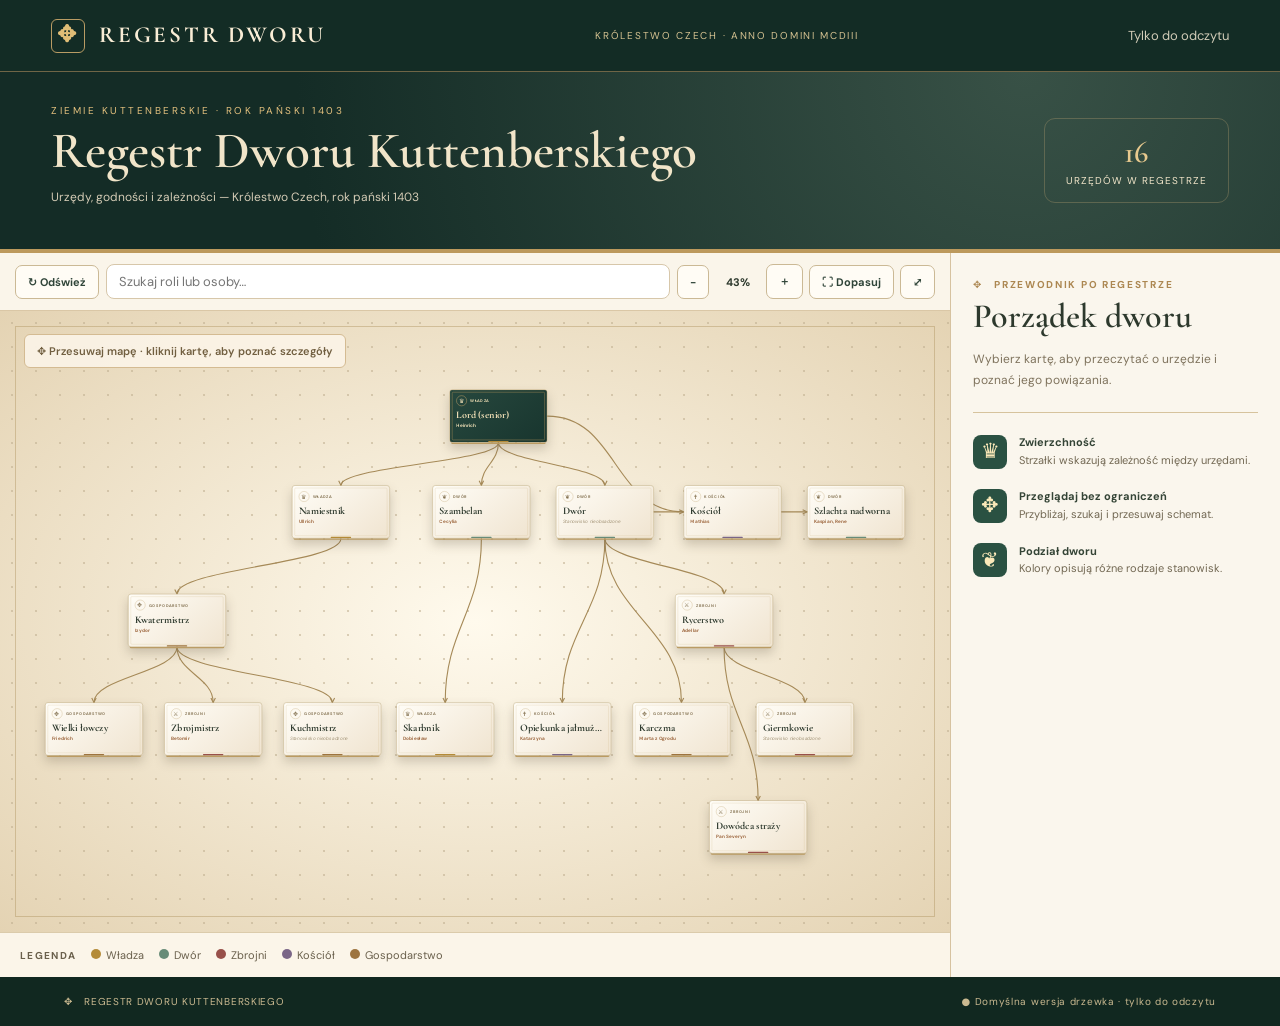
<file: index.html>
<!doctype html><html lang="pl"><head><meta charset="utf-8"><meta name="viewport" content="width=device-width,initial-scale=1"><meta name="theme-color" content="#142f29"><title>Regestr Dworu — Widok publiczny</title><link rel="stylesheet" href="assets/style.css"></head><body data-mode="viewer"><div id="app"></div><script src="assets/share.js" defer></script><script src="assets/app.js" defer></script></body></html>
</file>
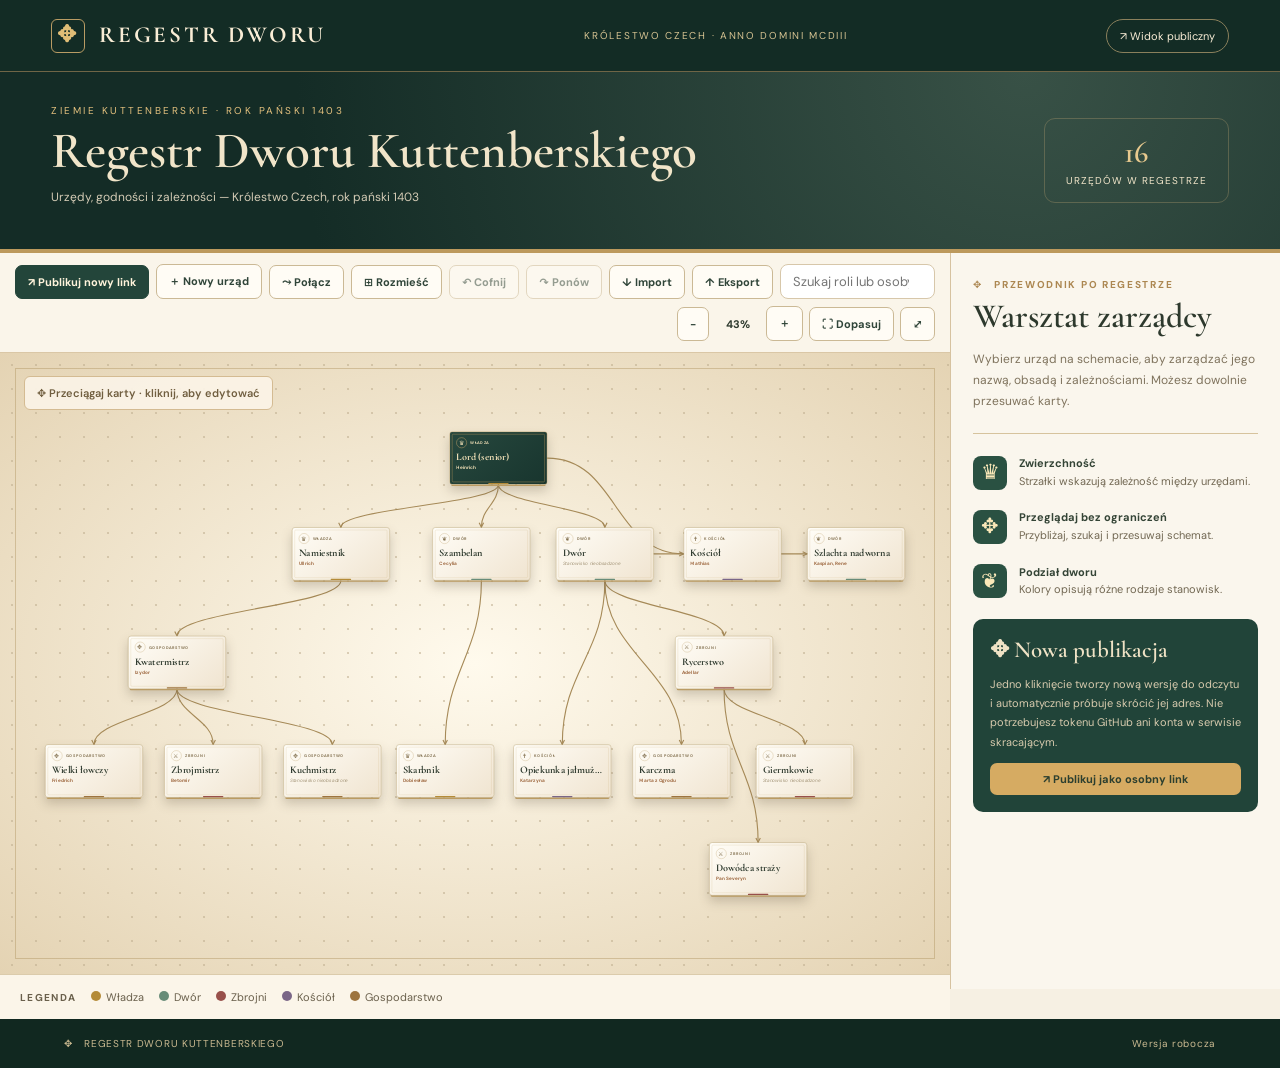
<file: editor.html>
<!doctype html><html lang="pl"><head><meta charset="utf-8"><meta name="viewport" content="width=device-width,initial-scale=1"><meta name="theme-color" content="#142f29"><title>Regestr Dworu — Edytor</title><link rel="stylesheet" href="assets/style.css"></head><body data-mode="editor"><div id="app"></div><script src="assets/share.js" defer></script><script src="assets/app.js" defer></script></body></html>
</file>
<file: assets/style.css>
@import url('https://fonts.googleapis.com/css2?family=Cormorant+Garamond:wght@400;500;600;700&family=DM+Sans:wght@400;500;600;700&display=swap');
:root{--forest:#142c26;--deep:#0e241e;--gold:#ccac6d;--paper:#f5eddc;--ink:#2d392d}*{box-sizing:border-box}html,body{margin:0;min-height:100%;font:13px 'DM Sans',system-ui,sans-serif;color:var(--ink);background:#f6f0e3}button,input,select,textarea{font:inherit}button{cursor:pointer}button:disabled{opacity:.5;cursor:not-allowed}a{color:inherit;text-decoration:none}.top{height:72px;background:#132c25;color:#f9edd6;display:flex;align-items:center;justify-content:space-between;padding:0 4%;gap:18px;border-bottom:1px solid #6f6546}.brand{font:700 23px 'Cormorant Garamond',Georgia,serif;letter-spacing:.12em}.brand b{display:inline-block;color:#e0bd76;border:1px solid #b99c64;width:34px;height:34px;line-height:30px;text-align:center;border-radius:6px;margin-right:14px;font-family:Georgia}.top small{font-size:10px;letter-spacing:.17em;text-transform:uppercase;color:#d6c392}.top a.nav{font-size:11px;border:1px solid #8a805c;border-radius:20px;padding:9px 13px}.top a:hover{background:#ffffff16}.hero{background:radial-gradient(circle at 80% 0%,#385146,#142c26 70%);color:#f1e5c9;padding:32px 4%;display:flex;justify-content:space-between;align-items:center;border-bottom:4px solid #bc995c;gap:20px}.hero .eyebrow{text-transform:uppercase;letter-spacing:.25em;font-size:10px;color:#e4c17e}.hero h1{font:600 clamp(35px,4vw,59px)/1 'Cormorant Garamond',Georgia,serif;margin:9px 0 8px}.hero p{color:#d4cbb5;font-size:12px}.count{border:1px solid #a9976b5f;border-radius:11px;padding:14px 21px;text-align:center;white-space:nowrap}.count b{font:600 31px 'Cormorant Garamond',Georgia,serif;color:#e7c98e;display:block}.count span{font-size:10px;text-transform:uppercase;letter-spacing:.1em}.work{display:grid;grid-template-columns:minmax(0,1fr) 330px;min-height:65vh}.left{min-width:0}.tools{display:flex;gap:7px;align-items:center;flex-wrap:wrap;background:#faf5ea;border-bottom:1px solid #dac7a6;padding:11px 15px}.tools button,.panel button,.modal button{border:1px solid #cbb995;border-radius:7px;padding:9px 12px;background:#fffcf5;color:#304539;font-size:11px;font-weight:700}.tools button:hover,.panel button:hover{background:#f1e1c6}.tools .primary,.panel .primary,.modal .primary{background:#23453a;color:#fff4dc;border-color:#23453a}.tools .primary:hover,.panel .primary:hover{background:#386052;color:white}.tools .danger{color:#a04f3d}.tools input{height:35px;min-width:140px;flex:1;background:white;border:1px solid #d7c7aa;border-radius:8px;padding:0 12px}.tools .push{margin-left:auto;display:flex;align-items:center;gap:6px}.tools .push b{font-size:11px;min-width:45px;text-align:center}.canvas{height:min(69vh,790px);min-height:510px;overflow:hidden;position:relative;cursor:grab;touch-action:none;background-color:#ebdfc6;background-image:radial-gradient(#bdac8d88 .8px,transparent .8px),radial-gradient(ellipse at center,#fffaed,#e4d3b3);background-size:24px 24px,100% 100%}.canvas:active{cursor:grabbing}.canvas:before{content:'';inset:15px;position:absolute;border:1px solid #ae925f70;pointer-events:none}.world{position:absolute;transform-origin:0 0;width:2600px;height:1900px}.lines{position:absolute;inset:0;overflow:visible;width:100%;height:100%;pointer-events:none}.paths{stroke:#a68a58;stroke-width:2.6;fill:none;stroke-linecap:round;stroke-linejoin:round}.hit{stroke:transparent;stroke-width:22;fill:none;pointer-events:stroke;cursor:pointer}.line-selected .paths{stroke:#97543c;stroke-width:4}.cards{position:absolute;inset:0;pointer-events:none}.node{pointer-events:auto;position:absolute;width:230px;height:125px;background:linear-gradient(140deg,#fffdf7,#f0e4d0);border:1px solid #b8a47b;border-radius:7px;box-shadow:0 7px 0 -4px #bb9b62,0 14px 26px #554b3542;cursor:pointer;user-select:none;padding:13px 15px;overflow:visible}.node:before{content:'';inset:5px;position:absolute;border:1px solid #cdb98a80;border-radius:3px;pointer-events:none}.node.selected{outline:4px solid #bb924f6b;z-index:4}.node:hover{z-index:5;box-shadow:0 7px 0 -4px #bb9b62,0 17px 34px #554b3566}.node .category{font-size:9px;letter-spacing:.14em;text-transform:uppercase;font-weight:700;color:#837150;display:flex;gap:8px;align-items:center}.node .category i{width:25px;height:25px;border-radius:100%;border:1px solid #d0b991;font:normal 15px Georgia;display:grid;place-items:center}.node .title{font:700 24px/1 'Cormorant Garamond',Georgia,serif;margin:10px 0 5px;white-space:nowrap;overflow:hidden;text-overflow:ellipsis}.node .people{font-size:11px;font-weight:700;color:#9c653c;white-space:nowrap;overflow:hidden;text-overflow:ellipsis}.node .people.empty{font-weight:400;color:#a39477;font-style:italic}.node .accent{width:48px;height:3px;border-radius:3px;position:absolute;bottom:0;left:calc(50% - 24px);background:var(--accent)}.node.root{background:linear-gradient(140deg,#27483e,#18352e);border-color:#bca06d}.node.root:before{border-color:#ac8f5a}.node.root .category,.node.root .title,.node.root .people{color:#f5e3b9}.node.root .category i{border-color:#d2ad6f}.node .port{position:absolute;right:-12px;top:48px;border-radius:50%;width:25px;height:25px;display:grid;place-items:center;border:2px solid #f8e9cb;background:#285345;color:#fff0c5;font-size:17px;opacity:0;cursor:pointer}.node:hover .port,.node.selected .port{opacity:1}.node .port:hover{background:#bb8c48}.node.faded,.line-faded{opacity:.16}.hint{position:absolute;z-index:6;top:23px;left:24px;border:1px solid #d4bb92;background:#fbf4e7ee;color:#715f40;border-radius:6px;padding:9px 12px;font-size:11px;font-weight:600}.legend{display:flex;align-items:center;gap:15px;flex-wrap:wrap;padding:15px 20px;background:#fbf5e9;color:#6a604c;border-top:1px solid #dbcbab;font-size:11px}.legend strong{font-size:10px;letter-spacing:.13em;text-transform:uppercase}.legend i{display:inline-block;width:10px;height:10px;border-radius:50%;margin-right:5px;background:var(--color)}.panel{padding:25px 22px;background:#faf6ed;border-left:1px solid #d6c2a0;min-height:620px;max-height:calc(69vh + 115px);overflow:auto}.kicker{font-size:10px;letter-spacing:.17em;text-transform:uppercase;color:#ac8751;font-weight:700}.panel h2{font:600 34px/1 'Cormorant Garamond',Georgia,serif;margin:9px 0 15px}.panel p{font-size:12px;line-height:1.75;color:#7f735d}.panel hr{border:0;border-top:1px solid #d6c39d;margin:21px 0}.feature{margin:19px 0;display:flex;align-items:center;gap:12px}.feature i{width:34px;height:34px;flex:0 0 34px;background:#2a5142;color:#fbe9b9;border-radius:8px;display:grid;place-items:center;font:normal 21px Georgia}.feature span{font-size:11px;line-height:1.6;color:#726853}.feature b{display:block;color:#344436}.field{margin:13px 0;display:block}.field span{font-size:10px;text-transform:uppercase;font-weight:800;letter-spacing:.09em;color:#756448;display:block;margin-bottom:7px}.field input,.field select,.field textarea{width:100%;padding:10px;min-height:39px;background:white;border:1px solid #d2bd99;border-radius:7px;outline:none;color:#314435;font-size:12px}.field textarea{min-height:82px;resize:vertical}.field input:focus,.field select:focus,.field textarea:focus{border-color:#a58449}.tag{display:inline-block;border:1px solid #ceb98f;border-radius:30px;padding:5px 11px;color:#795a29;background:#f4e5c8;font-size:10px}.actions{display:flex;gap:7px;flex-wrap:wrap}.actions button{flex:1}.connection{display:flex;align-items:center;gap:6px;width:100%;background:#fffdf7;border:1px solid #d8c6a5;border-radius:6px;margin:7px 0;padding:10px;text-align:left;color:#584b38;cursor:pointer;font-size:11px}.connection span{flex:1}.connection .remove{font-weight:900;color:#a34e39;font-size:18px}.publish{margin-top:20px;border-radius:10px;padding:17px;background:#214439;color:#efe2c5}.publish h3{font:600 23px 'Cormorant Garamond',Georgia,serif;margin:0}.publish p{color:#d8cbae;font-size:11px}.publish button{width:100%;background:#d6ab62;color:#2c3f2f;border:0}.footer{background:#112820;color:#cbba91;padding:18px 5%;display:flex;justify-content:space-between;font-size:10px;letter-spacing:.07em;gap:14px}.toast{position:fixed;left:50%;bottom:25px;transform:translate(-50%,30px);opacity:0;pointer-events:none;background:#22493d;color:white;padding:13px 19px;max-width:90vw;border-radius:9px;z-index:100;box-shadow:0 8px 30px #0004;transition:.2s}.toast.visible{opacity:1;transform:translate(-50%,0)}dialog{background:#faf3e3;border:1px solid #b69a64;border-radius:13px;padding:25px;color:#2e3e34;max-width:min(470px,95vw)}dialog::backdrop{background:#0c241ebf}dialog h2{font:600 33px 'Cormorant Garamond',Georgia,serif}dialog p{font-size:12px;line-height:1.6;color:#70644f}.dialog-buttons{display:flex;justify-content:flex-end;gap:10px}.status{color:#84623b;font-size:11px}.hidden{display:none!important}@media(max-width:990px){.work{grid-template-columns:minmax(0,1fr) 270px}.panel{padding:18px 14px}}@media(max-width:760px){.top{padding:0 14px}.top small{display:none}.hero{padding:25px 18px}.hero .count{display:none}.work{display:block}.panel{max-height:none;min-height:0;border-left:0;border-top:1px solid #cfb991}.canvas{height:58vh;min-height:420px}.tools{padding:10px}.footer{flex-direction:column}}
/* Niezależne publikacje: czytelny link i historia po stronie edytora. */
.nav-static { cursor:default;opacity:.83; }
.share-url { width:100%; min-height:90px; padding:12px; box-sizing:border-box;
  background:#fffdf8; color:#2c4034; border:1px solid #cdbb9a; border-radius:7px;
  font-size:12px; word-break:break-all;resize:vertical; }
.share-url:focus {outline:2px solid #ad9161;outline-offset:2px;}
.saved-links { margin-top:18px; }
.saved-links h3 {font:600 24px 'Cormorant Garamond',Georgia,serif;margin:0 0 7px;}
.saved-links > p {font-size:11px;color:#756f63;line-height:1.6;}
.saved-links a {display:flex;flex-direction:column;gap:5px;padding:10px 12px;
 margin:8px 0;border:1px solid #d6be93;border-radius:8px;background:#fffcf4;
 color:#3c5545;text-decoration:none;overflow:hidden;}
.saved-links a:hover {background:#f4e8d1;}
.saved-links a b {font-size:12px;white-space:nowrap;overflow:hidden;text-overflow:ellipsis;}
.saved-links a small {color:#82745e;font-size:10px;}
#shareDialog {max-width:min(620px,95vw);width:100%;}
#shareDialog h2 {line-height:1.15;}
#shareDialog .dialog-buttons {flex-wrap:wrap;}

.publish .clone-link {
  display:block; padding:12px 14px; border-radius:8px; border:0;
  background:#d6ab62; color:#2c3f2f; text-align:center;
  text-decoration:none; font-size:12px; font-weight:750;
}
.publish .clone-link:hover { background:#edc783; }

/* Publikacja jednoklikowa: długi adres pozostaje w rozwijanej kopii zapasowej. */
.original-link { margin:12px 0 18px; }
.original-link summary {cursor:pointer;font-size:11px;color:#695738;padding:6px 0;}
.original-link .share-url {margin:9px 0 0;max-height:150px;}
#linkStatus {margin:10px 0 0;line-height:1.55;font-size:11px;}
</file>
